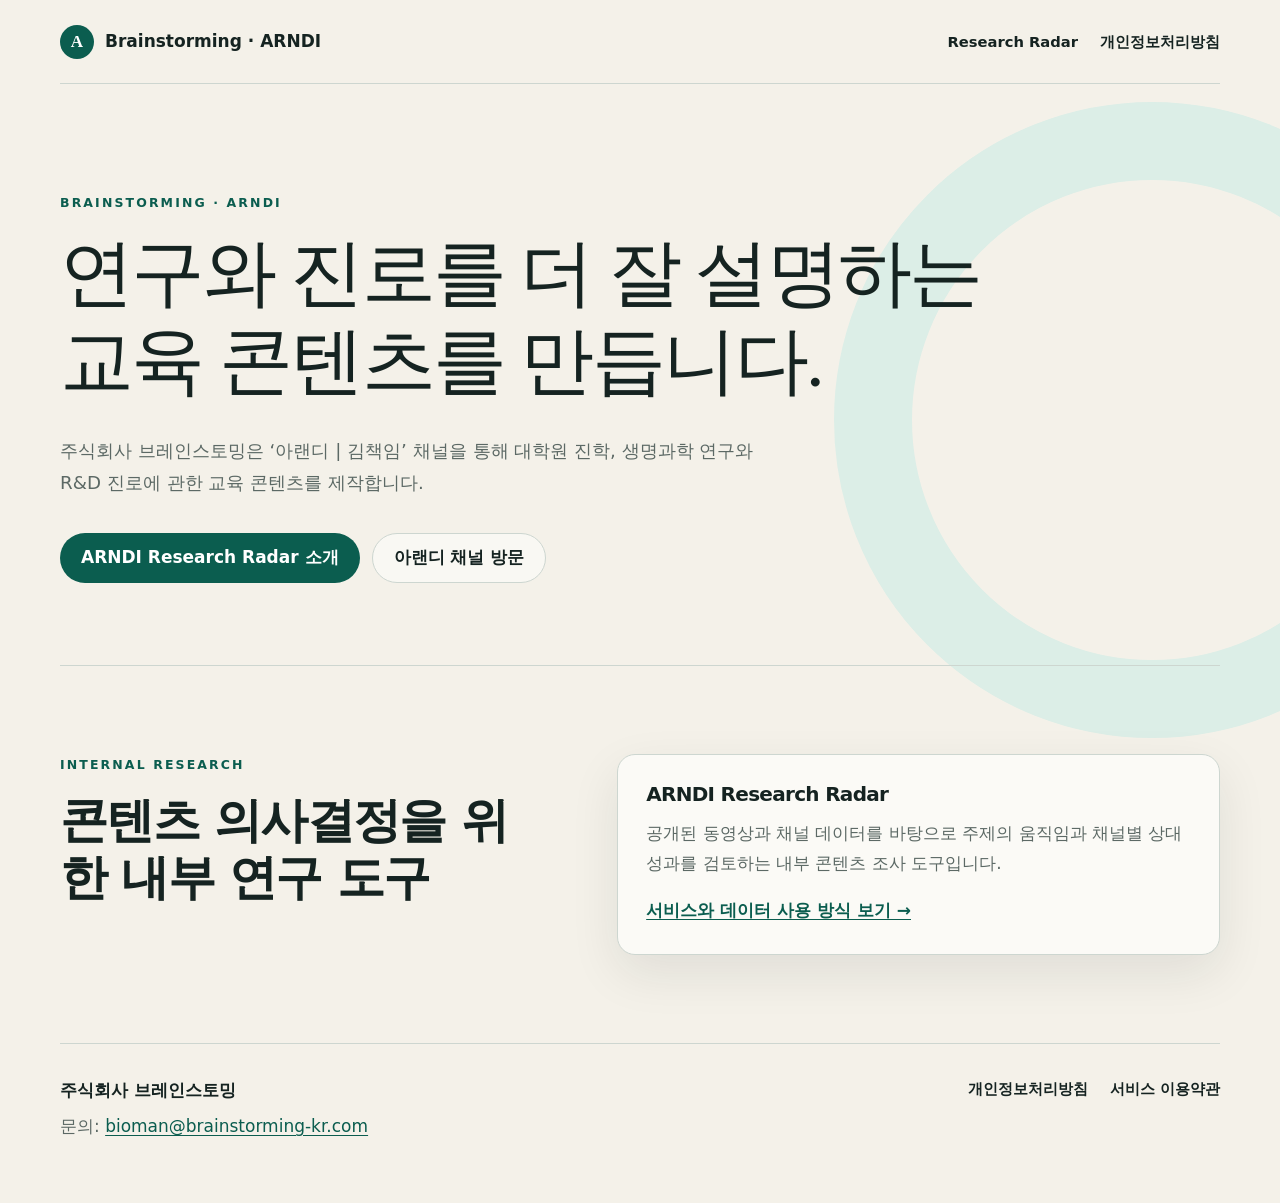
<file: index.html>
<!doctype html>
<html lang="ko">
<head>
  <meta charset="utf-8">
  <meta name="viewport" content="width=device-width, initial-scale=1">
  <meta name="description" content="주식회사 브레인스토밍의 ARNDI 콘텐츠 연구 도구 안내">
  <title>Brainstorming · ARNDI</title>
  <link rel="stylesheet" href="research-radar/styles.css">
</head>
<body>
  <header class="site-header">
    <a class="brand" href="./" aria-label="Brainstorming ARNDI 홈"><span class="brand-mark">A</span><span>Brainstorming · ARNDI</span></a>
    <nav aria-label="주요 메뉴"><a href="research-radar/">Research Radar</a><a href="research-radar/privacy.html">개인정보처리방침</a></nav>
  </header>
  <main>
    <section class="hero compact-hero">
      <p class="eyebrow">BRAINSTORMING · ARNDI</p>
      <h1>연구와 진로를 더 잘 설명하는<br>교육 콘텐츠를 만듭니다.</h1>
      <p class="hero-copy">주식회사 브레인스토밍은 ‘아랜디 | 김책임’ 채널을 통해 대학원 진학, 생명과학 연구와 R&amp;D 진로에 관한 교육 콘텐츠를 제작합니다.</p>
      <div class="hero-actions"><a class="button primary" href="research-radar/">ARNDI Research Radar 소개</a><a class="button secondary" href="https://www.youtube.com/@ARNDI_Kim" target="_blank" rel="noopener">아랜디 채널 방문</a></div>
    </section>
    <section class="section grid-two" aria-labelledby="tools-title">
      <div><p class="eyebrow">INTERNAL RESEARCH</p><h2 id="tools-title">콘텐츠 의사결정을 위한 내부 연구 도구</h2></div>
      <div class="card"><h3>ARNDI Research Radar</h3><p>공개된 동영상과 채널 데이터를 바탕으로 주제의 움직임과 채널별 상대 성과를 검토하는 내부 콘텐츠 조사 도구입니다.</p><a class="text-link" href="research-radar/">서비스와 데이터 사용 방식 보기 →</a></div>
    </section>
  </main>
  <footer>
    <div><strong>주식회사 브레인스토밍</strong><p>문의: <a href="mailto:bioman@brainstorming-kr.com">bioman@brainstorming-kr.com</a></p></div>
    <div class="footer-links"><a href="research-radar/privacy.html">개인정보처리방침</a><a href="research-radar/terms.html">서비스 이용약관</a></div>
  </footer>
</body>
</html>
</file>
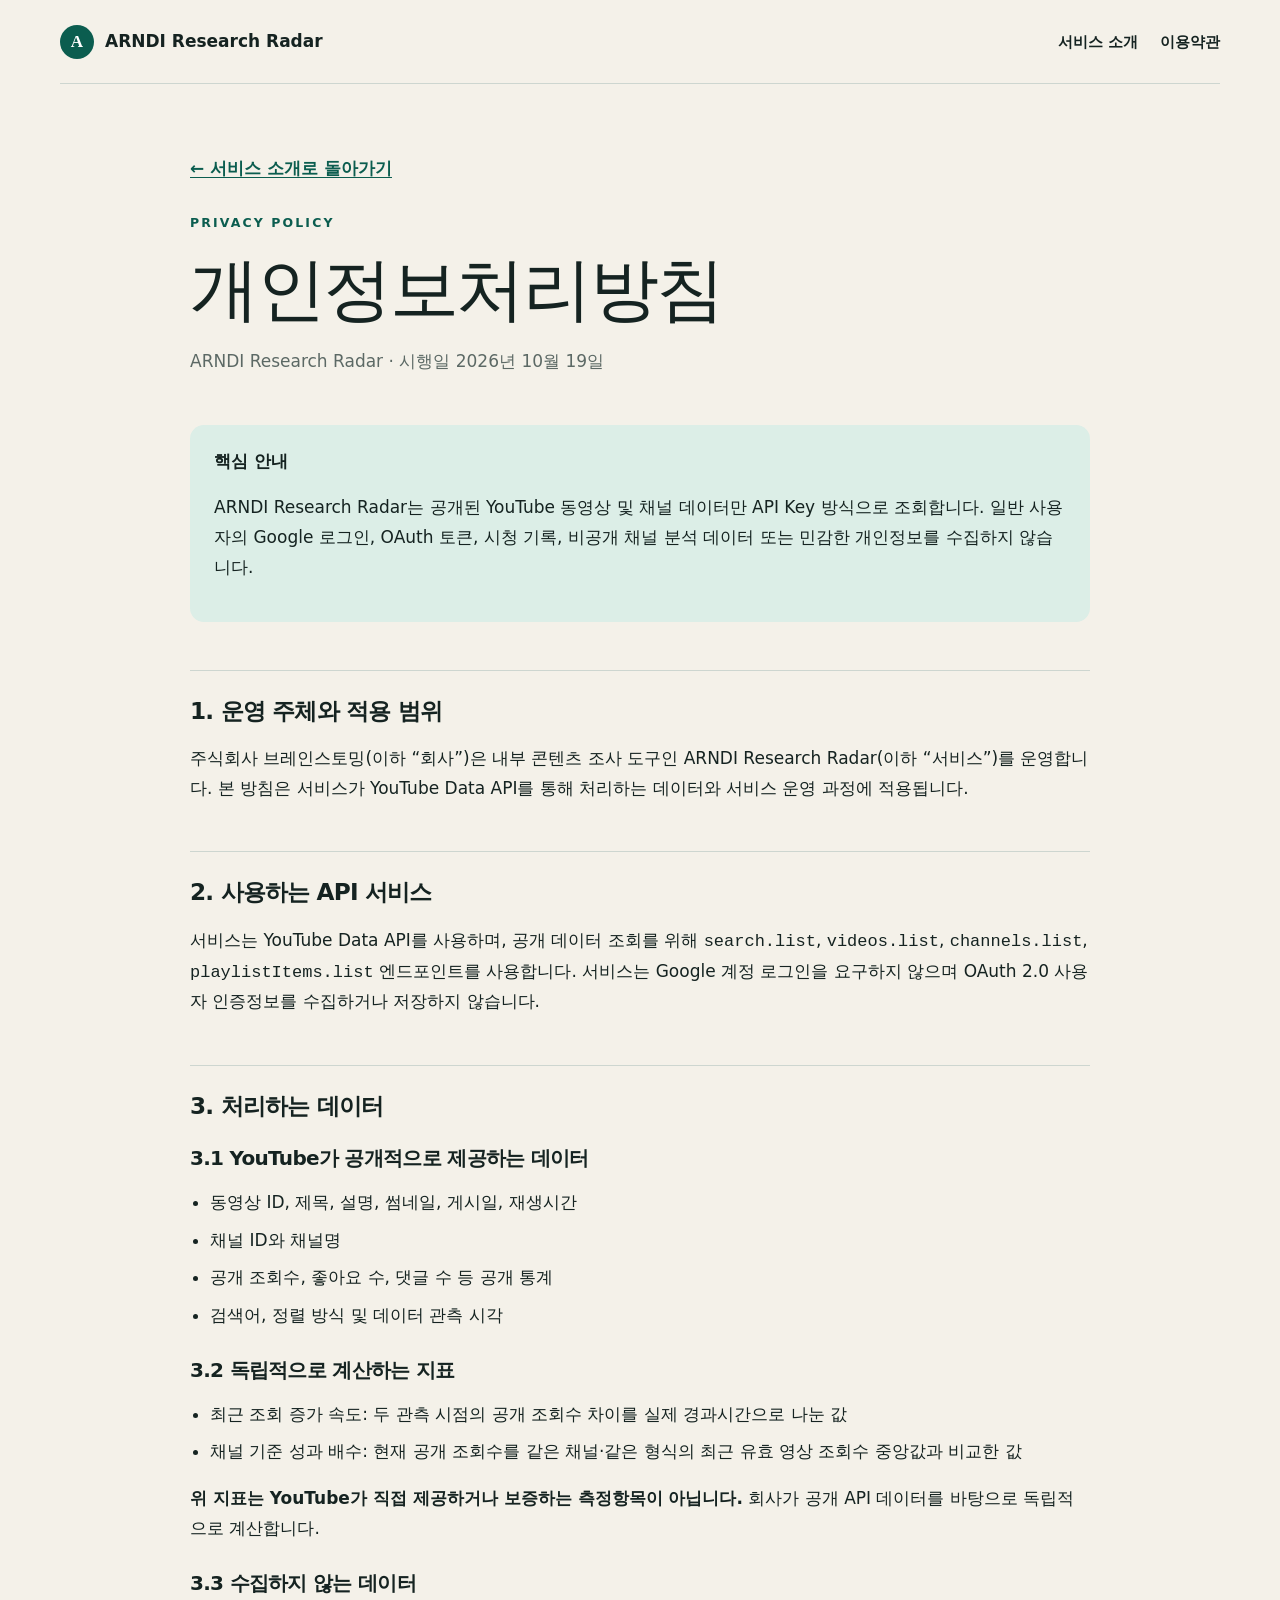
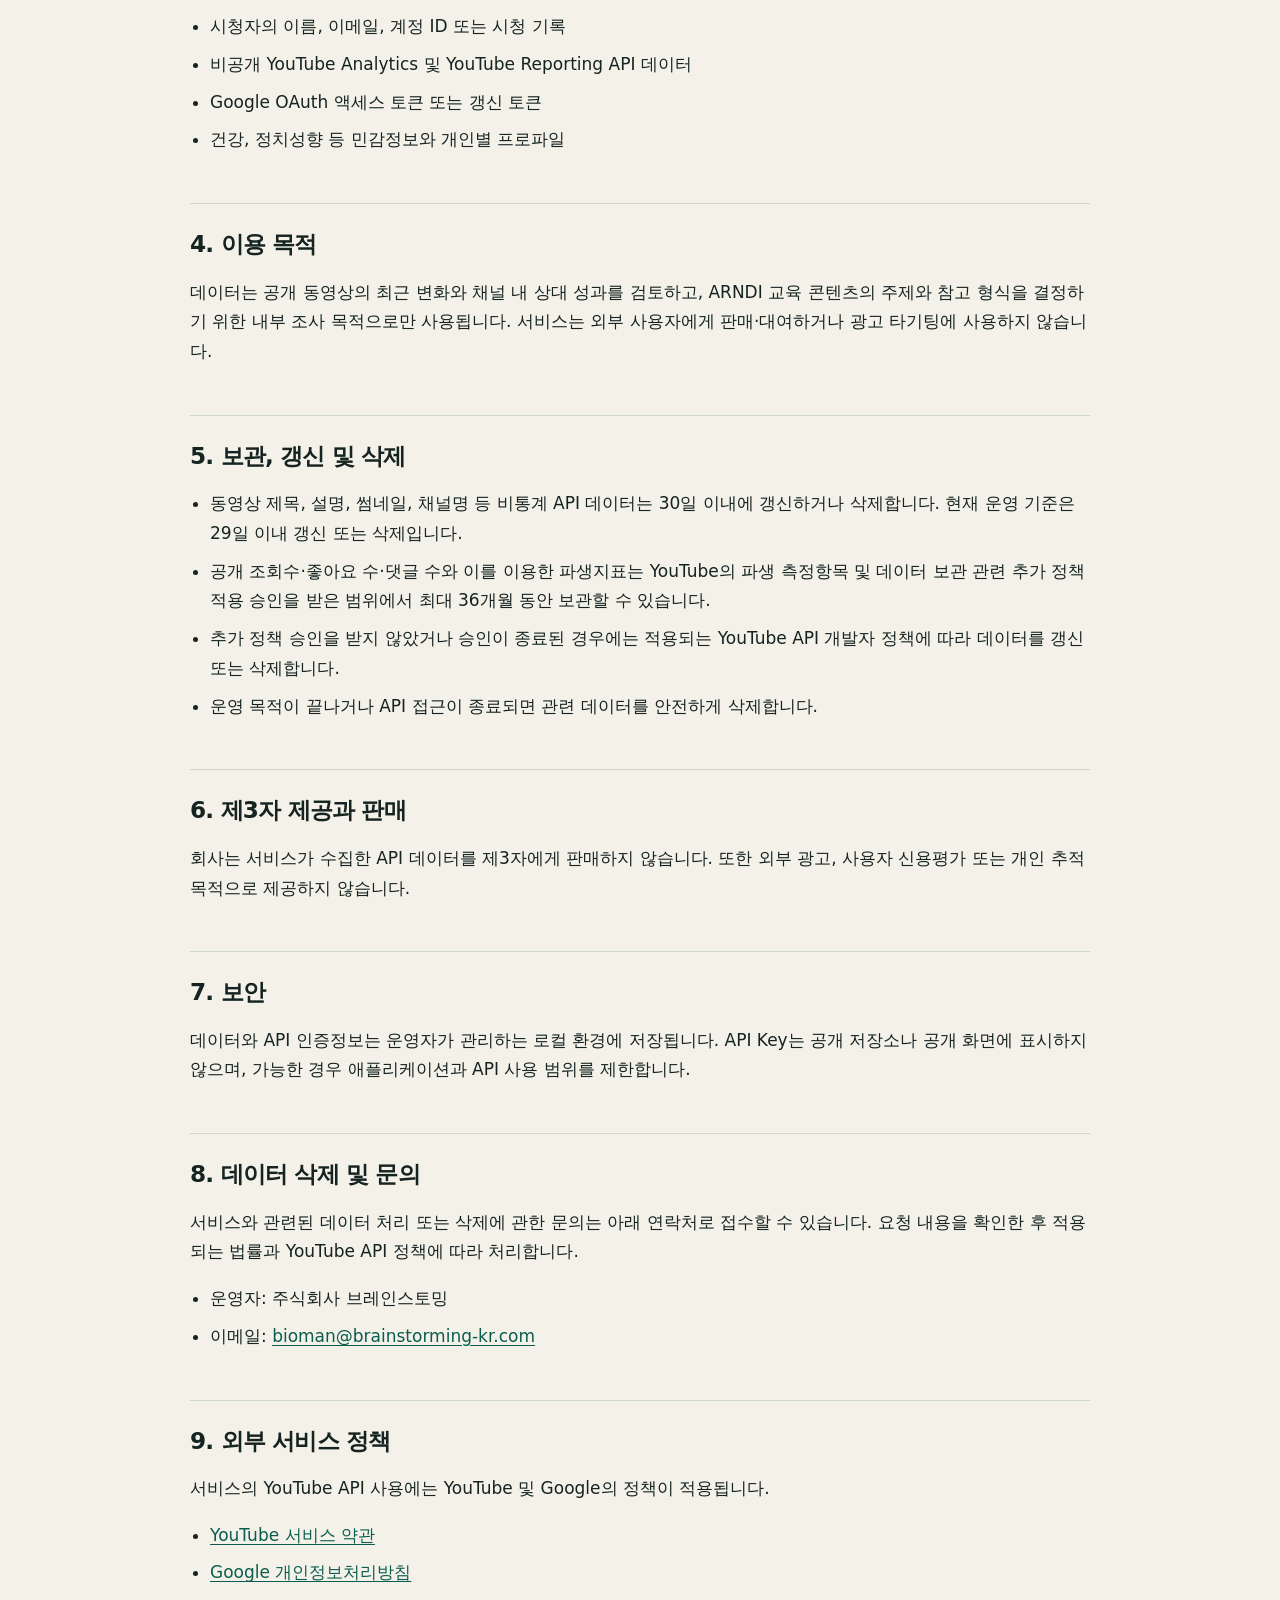
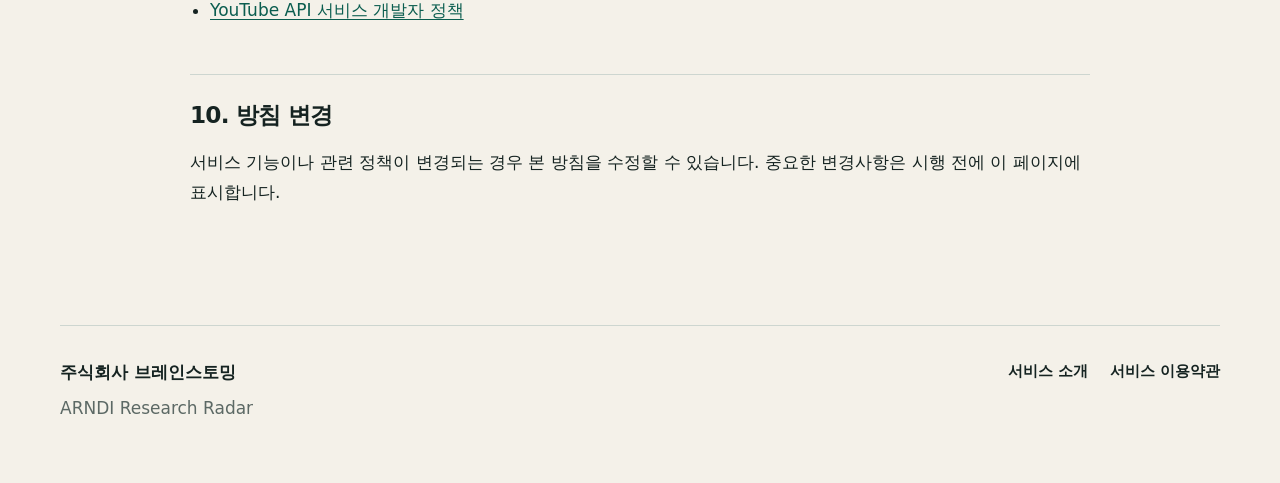
<file: privacy.html>
<!doctype html>
<html lang="ko">
<head>
  <meta charset="utf-8">
  <meta name="viewport" content="width=device-width, initial-scale=1">
  <meta http-equiv="refresh" content="0; url=research-radar/privacy.html">
  <link rel="canonical" href="https://bioman-crypto.github.io/research-radar/privacy.html">
  <title>ARNDI Research Radar 개인정보처리방침</title>
</head>
<body><p><a href="research-radar/privacy.html">ARNDI Research Radar 개인정보처리방침으로 이동</a></p></body>
</html>
</file>
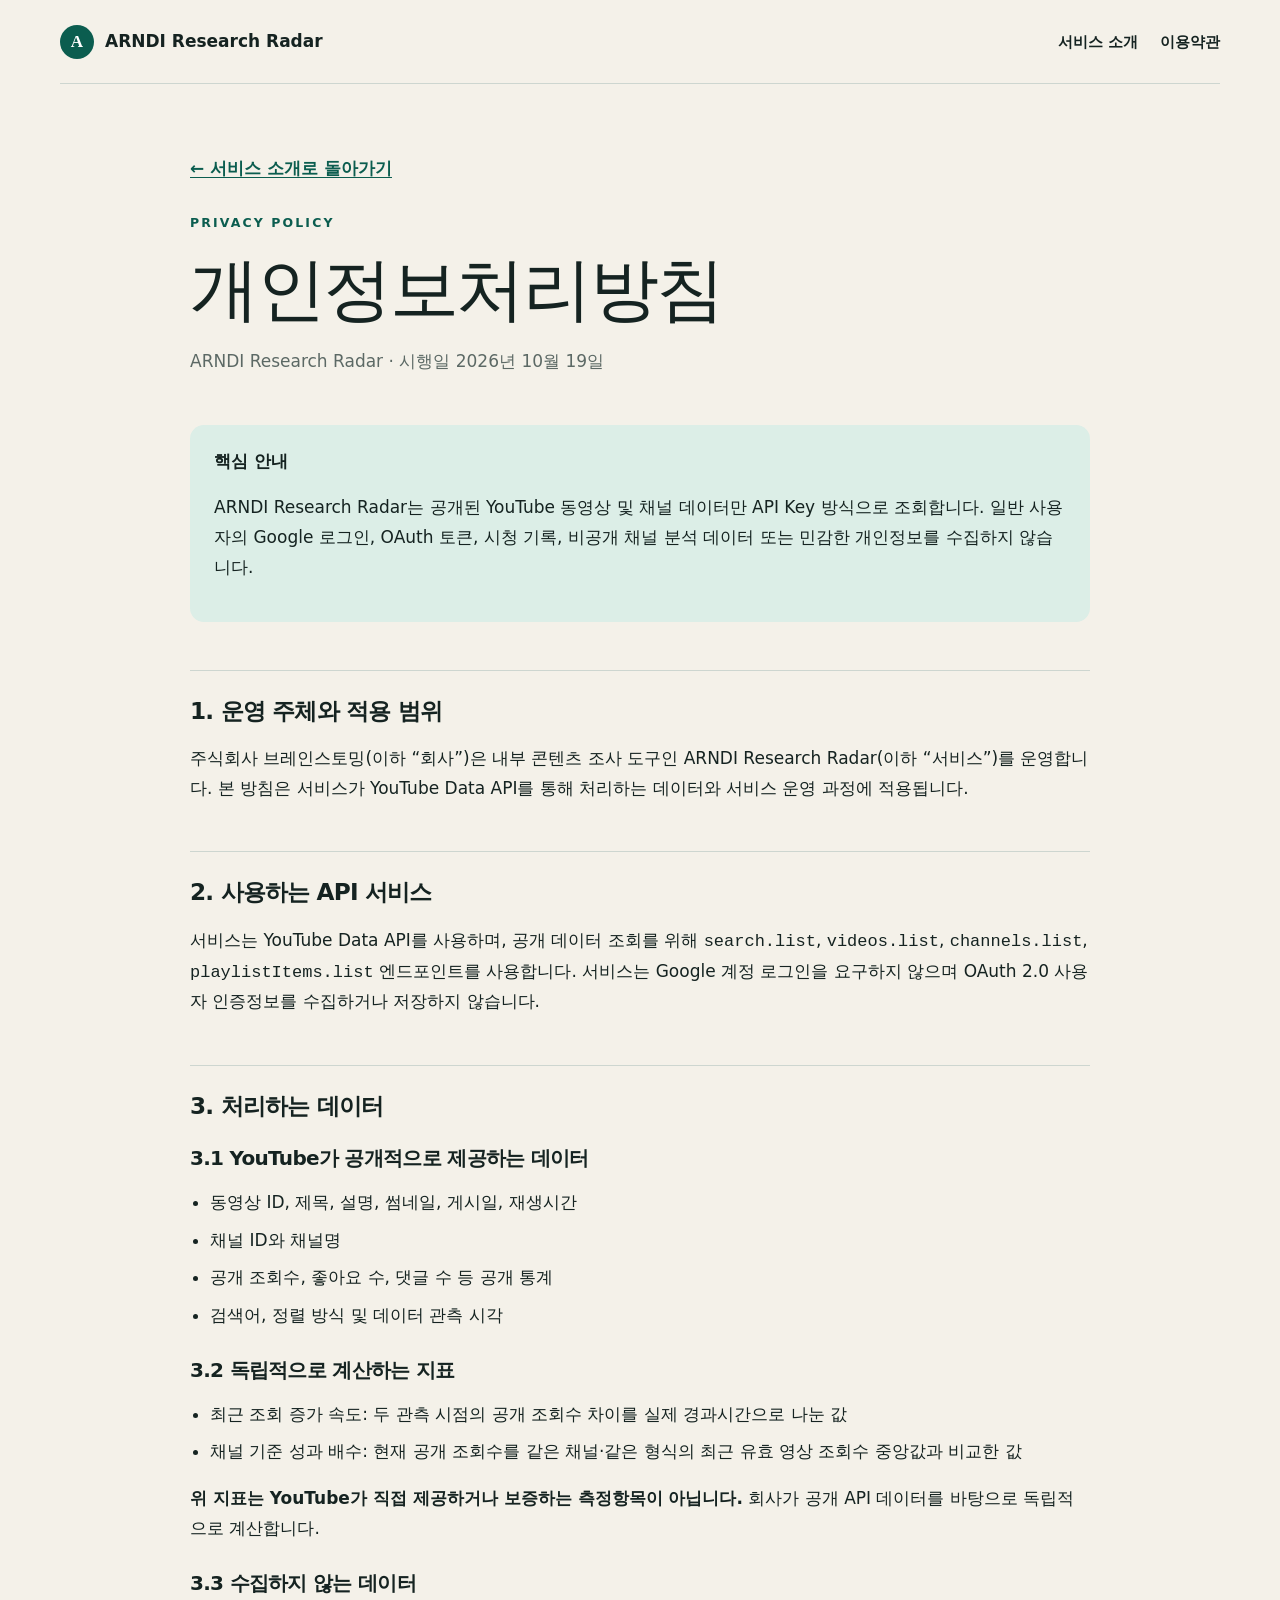
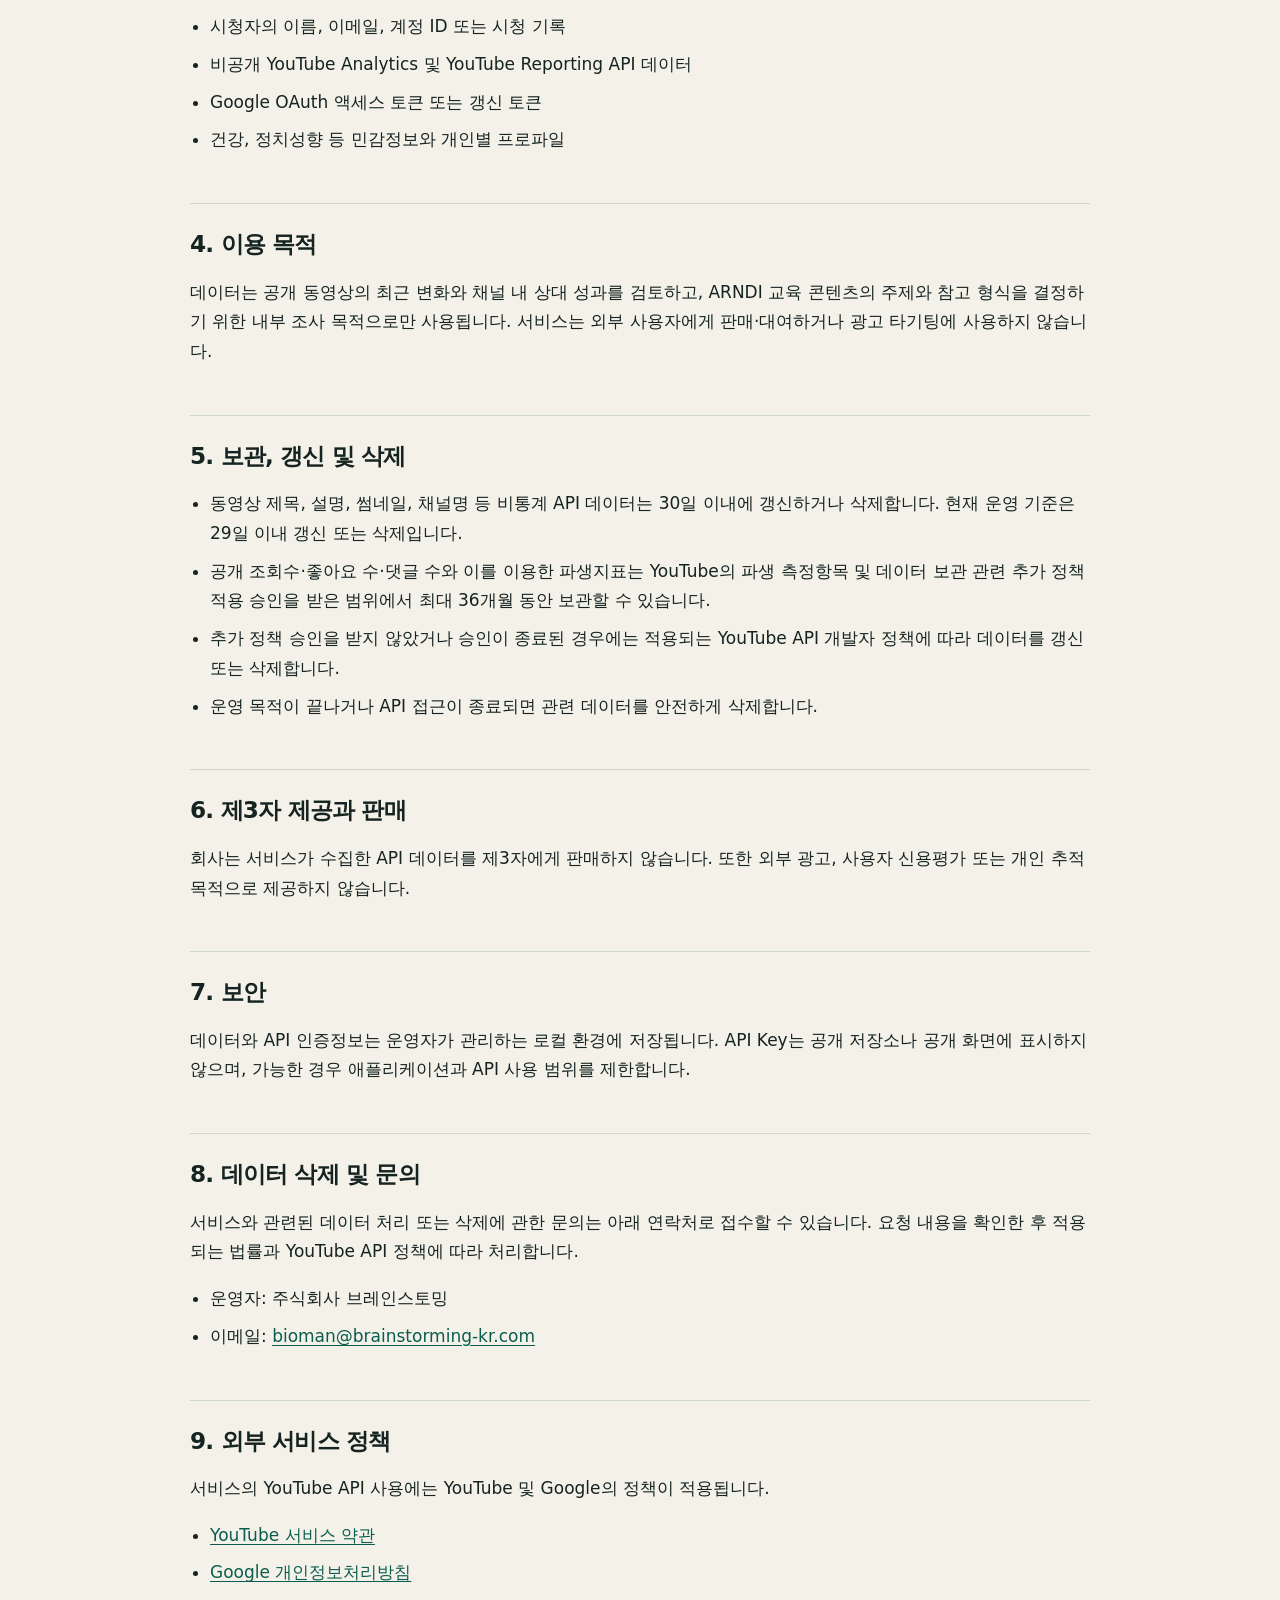
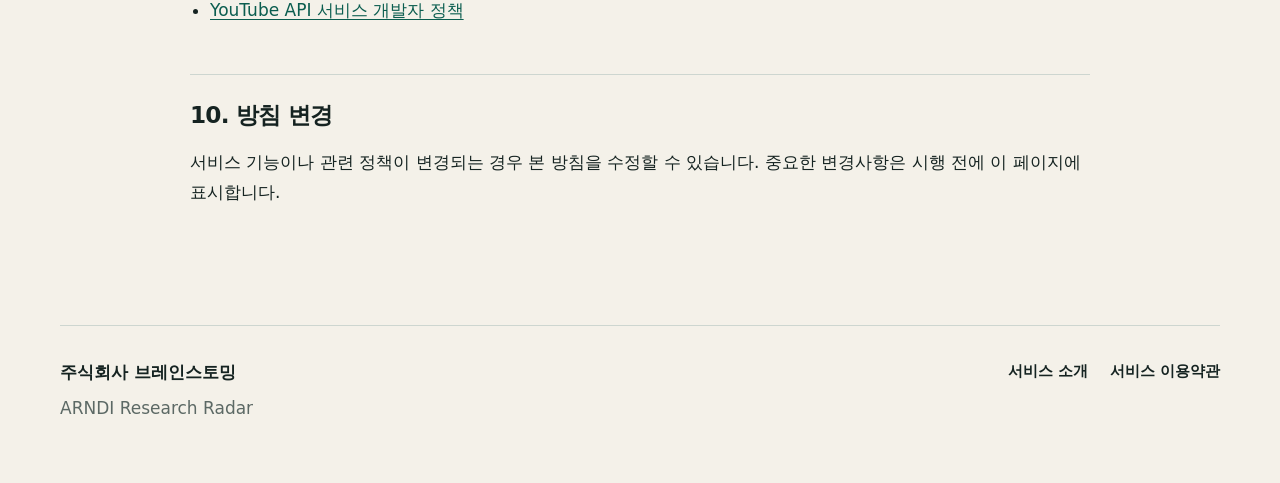
<file: research-radar/privacy.html>
<!doctype html>
<html lang="ko">
<head>
  <meta charset="utf-8">
  <meta name="viewport" content="width=device-width, initial-scale=1">
  <meta name="description" content="ARNDI Research Radar 개인정보처리방침">
  <title>개인정보처리방침 · ARNDI Research Radar</title>
  <link rel="stylesheet" href="styles.css">
</head>
<body>
  <header class="site-header">
    <a class="brand" href="./"><span class="brand-mark">A</span><span>ARNDI Research Radar</span></a>
    <nav aria-label="정책 메뉴"><a href="./">서비스 소개</a><a href="terms.html">이용약관</a></nav>
  </header>
  <main class="legal-wrap">
    <a class="back-link" href="./">← 서비스 소개로 돌아가기</a>
    <p class="eyebrow">PRIVACY POLICY</p>
    <h1>개인정보처리방침</h1>
    <p class="legal-meta">ARNDI Research Radar · 시행일 2026년 10월 19일</p>
    <div class="policy-box"><strong>핵심 안내</strong><p>ARNDI Research Radar는 공개된 YouTube 동영상 및 채널 데이터만 API Key 방식으로 조회합니다. 일반 사용자의 Google 로그인, OAuth 토큰, 시청 기록, 비공개 채널 분석 데이터 또는 민감한 개인정보를 수집하지 않습니다.</p></div>

    <h2>1. 운영 주체와 적용 범위</h2>
    <p>주식회사 브레인스토밍(이하 “회사”)은 내부 콘텐츠 조사 도구인 ARNDI Research Radar(이하 “서비스”)를 운영합니다. 본 방침은 서비스가 YouTube Data API를 통해 처리하는 데이터와 서비스 운영 과정에 적용됩니다.</p>

    <h2>2. 사용하는 API 서비스</h2>
    <p>서비스는 YouTube Data API를 사용하며, 공개 데이터 조회를 위해 <code>search.list</code>, <code>videos.list</code>, <code>channels.list</code>, <code>playlistItems.list</code> 엔드포인트를 사용합니다. 서비스는 Google 계정 로그인을 요구하지 않으며 OAuth 2.0 사용자 인증정보를 수집하거나 저장하지 않습니다.</p>

    <h2>3. 처리하는 데이터</h2>
    <h3>3.1 YouTube가 공개적으로 제공하는 데이터</h3>
    <ul>
      <li>동영상 ID, 제목, 설명, 썸네일, 게시일, 재생시간</li>
      <li>채널 ID와 채널명</li>
      <li>공개 조회수, 좋아요 수, 댓글 수 등 공개 통계</li>
      <li>검색어, 정렬 방식 및 데이터 관측 시각</li>
    </ul>
    <h3>3.2 독립적으로 계산하는 지표</h3>
    <ul>
      <li>최근 조회 증가 속도: 두 관측 시점의 공개 조회수 차이를 실제 경과시간으로 나눈 값</li>
      <li>채널 기준 성과 배수: 현재 공개 조회수를 같은 채널·같은 형식의 최근 유효 영상 조회수 중앙값과 비교한 값</li>
    </ul>
    <p><strong>위 지표는 YouTube가 직접 제공하거나 보증하는 측정항목이 아닙니다.</strong> 회사가 공개 API 데이터를 바탕으로 독립적으로 계산합니다.</p>
    <h3>3.3 수집하지 않는 데이터</h3>
    <ul>
      <li>시청자의 이름, 이메일, 계정 ID 또는 시청 기록</li>
      <li>비공개 YouTube Analytics 및 YouTube Reporting API 데이터</li>
      <li>Google OAuth 액세스 토큰 또는 갱신 토큰</li>
      <li>건강, 정치성향 등 민감정보와 개인별 프로파일</li>
    </ul>

    <h2>4. 이용 목적</h2>
    <p>데이터는 공개 동영상의 최근 변화와 채널 내 상대 성과를 검토하고, ARNDI 교육 콘텐츠의 주제와 참고 형식을 결정하기 위한 내부 조사 목적으로만 사용됩니다. 서비스는 외부 사용자에게 판매·대여하거나 광고 타기팅에 사용하지 않습니다.</p>

    <h2>5. 보관, 갱신 및 삭제</h2>
    <ul>
      <li>동영상 제목, 설명, 썸네일, 채널명 등 비통계 API 데이터는 30일 이내에 갱신하거나 삭제합니다. 현재 운영 기준은 29일 이내 갱신 또는 삭제입니다.</li>
      <li>공개 조회수·좋아요 수·댓글 수와 이를 이용한 파생지표는 YouTube의 파생 측정항목 및 데이터 보관 관련 추가 정책 적용 승인을 받은 범위에서 최대 36개월 동안 보관할 수 있습니다.</li>
      <li>추가 정책 승인을 받지 않았거나 승인이 종료된 경우에는 적용되는 YouTube API 개발자 정책에 따라 데이터를 갱신 또는 삭제합니다.</li>
      <li>운영 목적이 끝나거나 API 접근이 종료되면 관련 데이터를 안전하게 삭제합니다.</li>
    </ul>

    <h2>6. 제3자 제공과 판매</h2>
    <p>회사는 서비스가 수집한 API 데이터를 제3자에게 판매하지 않습니다. 또한 외부 광고, 사용자 신용평가 또는 개인 추적 목적으로 제공하지 않습니다.</p>

    <h2>7. 보안</h2>
    <p>데이터와 API 인증정보는 운영자가 관리하는 로컬 환경에 저장됩니다. API Key는 공개 저장소나 공개 화면에 표시하지 않으며, 가능한 경우 애플리케이션과 API 사용 범위를 제한합니다.</p>

    <h2>8. 데이터 삭제 및 문의</h2>
    <p>서비스와 관련된 데이터 처리 또는 삭제에 관한 문의는 아래 연락처로 접수할 수 있습니다. 요청 내용을 확인한 후 적용되는 법률과 YouTube API 정책에 따라 처리합니다.</p>
    <ul><li>운영자: 주식회사 브레인스토밍</li><li>이메일: <a href="mailto:bioman@brainstorming-kr.com">bioman@brainstorming-kr.com</a></li></ul>

    <h2>9. 외부 서비스 정책</h2>
    <p>서비스의 YouTube API 사용에는 YouTube 및 Google의 정책이 적용됩니다.</p>
    <ul>
      <li><a href="https://www.youtube.com/t/terms" target="_blank" rel="noopener">YouTube 서비스 약관</a></li>
      <li><a href="https://policies.google.com/privacy?hl=ko" target="_blank" rel="noopener">Google 개인정보처리방침</a></li>
      <li><a href="https://developers.google.com/youtube/terms/developer-policies?hl=ko" target="_blank" rel="noopener">YouTube API 서비스 개발자 정책</a></li>
    </ul>

    <h2>10. 방침 변경</h2>
    <p>서비스 기능이나 관련 정책이 변경되는 경우 본 방침을 수정할 수 있습니다. 중요한 변경사항은 시행 전에 이 페이지에 표시합니다.</p>
  </main>
  <footer><div><strong>주식회사 브레인스토밍</strong><p>ARNDI Research Radar</p></div><div class="footer-links"><a href="./">서비스 소개</a><a href="terms.html">서비스 이용약관</a></div></footer>
</body>
</html>
</file>
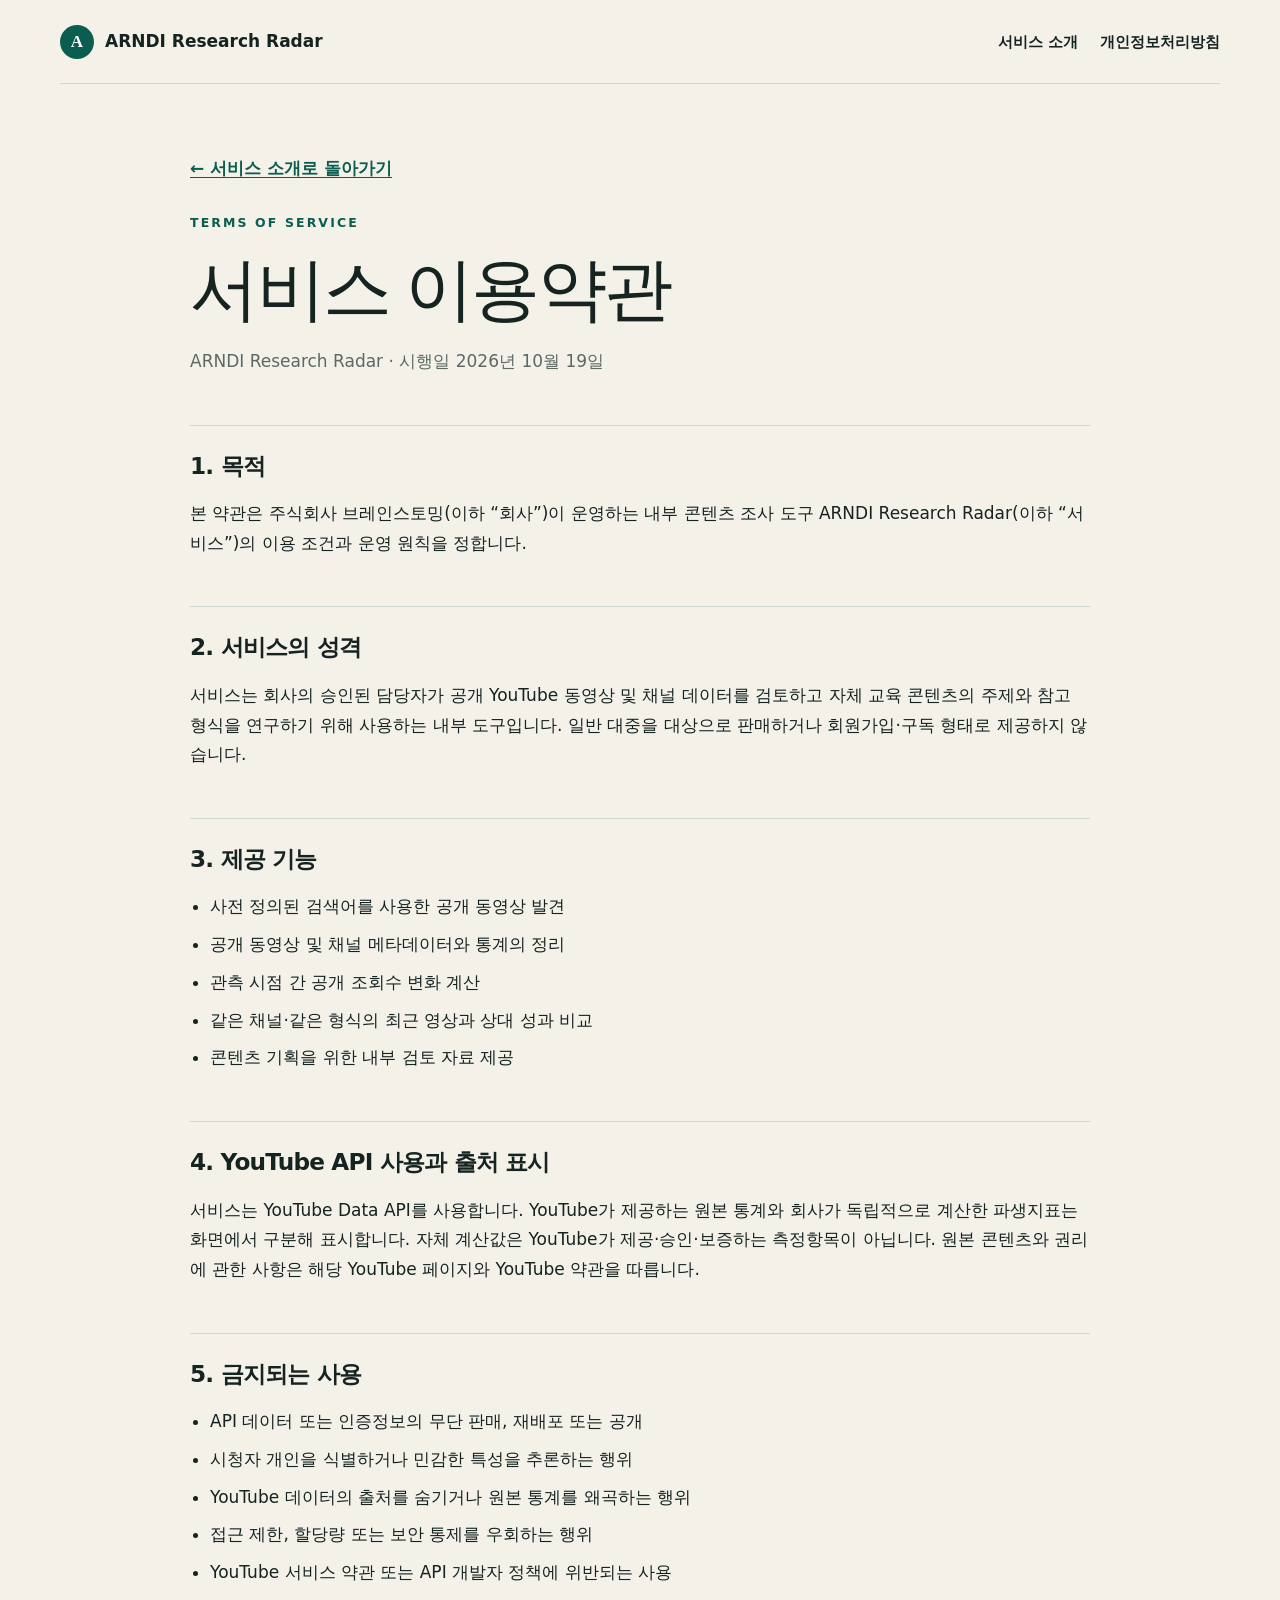
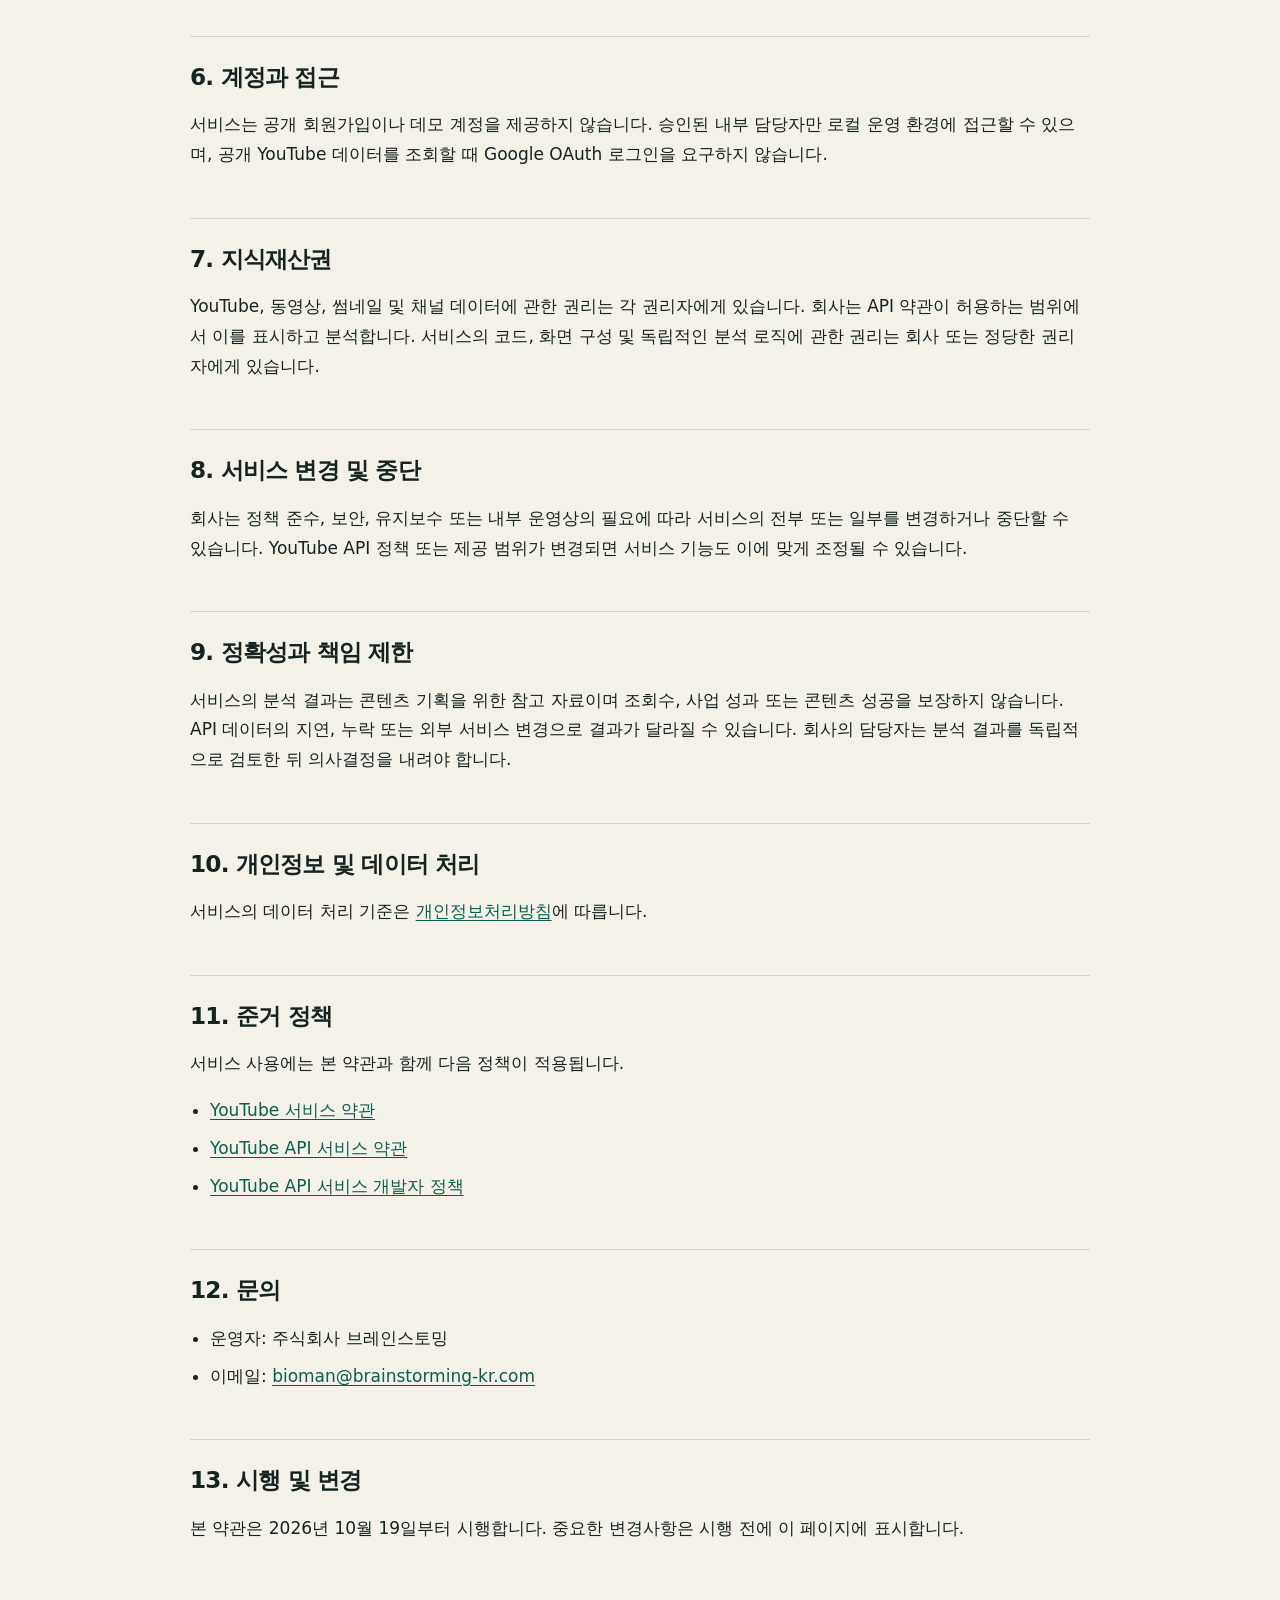
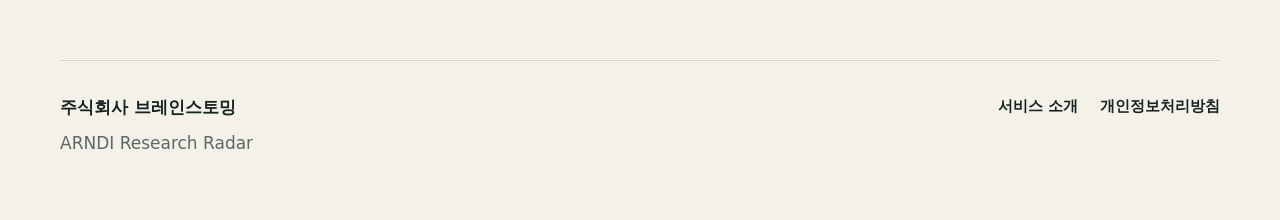
<file: research-radar/terms.html>
<!doctype html>
<html lang="ko">
<head>
  <meta charset="utf-8">
  <meta name="viewport" content="width=device-width, initial-scale=1">
  <meta name="description" content="ARNDI Research Radar 서비스 이용약관">
  <title>서비스 이용약관 · ARNDI Research Radar</title>
  <link rel="stylesheet" href="styles.css">
</head>
<body>
  <header class="site-header">
    <a class="brand" href="./"><span class="brand-mark">A</span><span>ARNDI Research Radar</span></a>
    <nav aria-label="정책 메뉴"><a href="./">서비스 소개</a><a href="privacy.html">개인정보처리방침</a></nav>
  </header>
  <main class="legal-wrap">
    <a class="back-link" href="./">← 서비스 소개로 돌아가기</a>
    <p class="eyebrow">TERMS OF SERVICE</p>
    <h1>서비스 이용약관</h1>
    <p class="legal-meta">ARNDI Research Radar · 시행일 2026년 10월 19일</p>

    <h2>1. 목적</h2>
    <p>본 약관은 주식회사 브레인스토밍(이하 “회사”)이 운영하는 내부 콘텐츠 조사 도구 ARNDI Research Radar(이하 “서비스”)의 이용 조건과 운영 원칙을 정합니다.</p>

    <h2>2. 서비스의 성격</h2>
    <p>서비스는 회사의 승인된 담당자가 공개 YouTube 동영상 및 채널 데이터를 검토하고 자체 교육 콘텐츠의 주제와 참고 형식을 연구하기 위해 사용하는 내부 도구입니다. 일반 대중을 대상으로 판매하거나 회원가입·구독 형태로 제공하지 않습니다.</p>

    <h2>3. 제공 기능</h2>
    <ul>
      <li>사전 정의된 검색어를 사용한 공개 동영상 발견</li>
      <li>공개 동영상 및 채널 메타데이터와 통계의 정리</li>
      <li>관측 시점 간 공개 조회수 변화 계산</li>
      <li>같은 채널·같은 형식의 최근 영상과 상대 성과 비교</li>
      <li>콘텐츠 기획을 위한 내부 검토 자료 제공</li>
    </ul>

    <h2>4. YouTube API 사용과 출처 표시</h2>
    <p>서비스는 YouTube Data API를 사용합니다. YouTube가 제공하는 원본 통계와 회사가 독립적으로 계산한 파생지표는 화면에서 구분해 표시합니다. 자체 계산값은 YouTube가 제공·승인·보증하는 측정항목이 아닙니다. 원본 콘텐츠와 권리에 관한 사항은 해당 YouTube 페이지와 YouTube 약관을 따릅니다.</p>

    <h2>5. 금지되는 사용</h2>
    <ul>
      <li>API 데이터 또는 인증정보의 무단 판매, 재배포 또는 공개</li>
      <li>시청자 개인을 식별하거나 민감한 특성을 추론하는 행위</li>
      <li>YouTube 데이터의 출처를 숨기거나 원본 통계를 왜곡하는 행위</li>
      <li>접근 제한, 할당량 또는 보안 통제를 우회하는 행위</li>
      <li>YouTube 서비스 약관 또는 API 개발자 정책에 위반되는 사용</li>
    </ul>

    <h2>6. 계정과 접근</h2>
    <p>서비스는 공개 회원가입이나 데모 계정을 제공하지 않습니다. 승인된 내부 담당자만 로컬 운영 환경에 접근할 수 있으며, 공개 YouTube 데이터를 조회할 때 Google OAuth 로그인을 요구하지 않습니다.</p>

    <h2>7. 지식재산권</h2>
    <p>YouTube, 동영상, 썸네일 및 채널 데이터에 관한 권리는 각 권리자에게 있습니다. 회사는 API 약관이 허용하는 범위에서 이를 표시하고 분석합니다. 서비스의 코드, 화면 구성 및 독립적인 분석 로직에 관한 권리는 회사 또는 정당한 권리자에게 있습니다.</p>

    <h2>8. 서비스 변경 및 중단</h2>
    <p>회사는 정책 준수, 보안, 유지보수 또는 내부 운영상의 필요에 따라 서비스의 전부 또는 일부를 변경하거나 중단할 수 있습니다. YouTube API 정책 또는 제공 범위가 변경되면 서비스 기능도 이에 맞게 조정될 수 있습니다.</p>

    <h2>9. 정확성과 책임 제한</h2>
    <p>서비스의 분석 결과는 콘텐츠 기획을 위한 참고 자료이며 조회수, 사업 성과 또는 콘텐츠 성공을 보장하지 않습니다. API 데이터의 지연, 누락 또는 외부 서비스 변경으로 결과가 달라질 수 있습니다. 회사의 담당자는 분석 결과를 독립적으로 검토한 뒤 의사결정을 내려야 합니다.</p>

    <h2>10. 개인정보 및 데이터 처리</h2>
    <p>서비스의 데이터 처리 기준은 <a href="privacy.html">개인정보처리방침</a>에 따릅니다.</p>

    <h2>11. 준거 정책</h2>
    <p>서비스 사용에는 본 약관과 함께 다음 정책이 적용됩니다.</p>
    <ul>
      <li><a href="https://www.youtube.com/t/terms" target="_blank" rel="noopener">YouTube 서비스 약관</a></li>
      <li><a href="https://developers.google.com/youtube/terms/api-services-terms-of-service" target="_blank" rel="noopener">YouTube API 서비스 약관</a></li>
      <li><a href="https://developers.google.com/youtube/terms/developer-policies?hl=ko" target="_blank" rel="noopener">YouTube API 서비스 개발자 정책</a></li>
    </ul>

    <h2>12. 문의</h2>
    <ul><li>운영자: 주식회사 브레인스토밍</li><li>이메일: <a href="mailto:bioman@brainstorming-kr.com">bioman@brainstorming-kr.com</a></li></ul>

    <h2>13. 시행 및 변경</h2>
    <p>본 약관은 2026년 10월 19일부터 시행합니다. 중요한 변경사항은 시행 전에 이 페이지에 표시합니다.</p>
  </main>
  <footer><div><strong>주식회사 브레인스토밍</strong><p>ARNDI Research Radar</p></div><div class="footer-links"><a href="./">서비스 소개</a><a href="privacy.html">개인정보처리방침</a></div></footer>
</body>
</html>
</file>
<file: research-radar/styles.css>
:root { --paper:#f4f1e9; --ink:#152321; --muted:#5c6965; --line:#cdd6d0; --panel:#fbfaf6; --green:#0b5d4f; --green-dark:#073f37; --mint:#dceee7; --coral:#ee6f51; --shadow:0 18px 50px rgba(21,35,33,.09); }
* { box-sizing:border-box; }
html { scroll-behavior:smooth; }
body { margin:0; background:var(--paper); color:var(--ink); font-family:Pretendard,"Noto Sans KR","Apple SD Gothic Neo","Malgun Gothic",system-ui,sans-serif; font-size:17px; line-height:1.75; }
a { color:var(--green); text-underline-offset:3px; }
a:focus-visible { outline:3px solid var(--coral); outline-offset:4px; }
.site-header, footer { width:min(1160px,calc(100% - 40px)); margin:0 auto; display:flex; align-items:center; justify-content:space-between; gap:24px; }
.site-header { min-height:84px; border-bottom:1px solid var(--line); }
.brand { display:inline-flex; align-items:center; gap:11px; color:var(--ink); font-weight:800; text-decoration:none; }
.brand-mark { display:grid; place-items:center; width:34px; height:34px; border-radius:50%; background:var(--green); color:white; font-family:Georgia,serif; }
nav,.footer-links { display:flex; flex-wrap:wrap; gap:22px; }
nav a,.footer-links a { color:var(--ink); font-size:.92rem; font-weight:700; text-decoration:none; }
main { overflow:hidden; }
.hero,.section,.legal-wrap { width:min(1160px,calc(100% - 40px)); margin:0 auto; }
.hero { padding:108px 0 96px; position:relative; }
.hero::after { content:""; position:absolute; width:480px; height:480px; right:-250px; top:18px; border:78px solid var(--mint); border-radius:50%; z-index:-1; }
.compact-hero { padding-bottom:82px; }
.eyebrow { margin:0 0 16px; color:var(--green); font-weight:900; font-size:.78rem; letter-spacing:.17em; }
h1,h2,h3 { line-height:1.18; letter-spacing:-.035em; }
h1 { max-width:960px; margin:0; font-family:Georgia,"Noto Serif KR",serif; font-size:clamp(2.7rem,6vw,4.65rem); font-weight:500; }
h2 { margin:0 0 20px; font-size:clamp(1.8rem,4vw,3rem); }
h3 { margin:0 0 12px; font-size:1.25rem; }
.hero-copy { max-width:720px; margin:30px 0 0; color:var(--muted); font-size:1.14rem; }
.hero-actions { display:flex; flex-wrap:wrap; gap:12px; margin-top:34px; }
.hero-source { display:flex; align-items:center; gap:14px; width:fit-content; margin-top:34px; padding:12px 16px; background:rgba(255,255,255,.72); border:1px solid var(--line); border-radius:12px; }
.hero-source span { color:var(--muted); font-size:.82rem; font-weight:700; }
.hero-source img { display:block; width:142px; height:auto; }
.button { display:inline-flex; align-items:center; min-height:50px; padding:0 21px; border-radius:999px; font-weight:800; text-decoration:none; }
.button.primary { background:var(--green); color:#fff; }
.button.secondary { border:1px solid var(--line); background:rgba(255,255,255,.45); color:var(--ink); }
.section { padding:88px 0; border-top:1px solid var(--line); }
.grid-two { display:grid; grid-template-columns:.86fr 1.14fr; gap:clamp(36px,8vw,110px); align-items:start; }
.card-grid { display:grid; grid-template-columns:repeat(3,1fr); gap:16px; }
.card { padding:28px; background:var(--panel); border:1px solid var(--line); border-radius:18px; box-shadow:var(--shadow); }
.card p { margin:0 0 18px; color:var(--muted); }
.number { display:inline-block; margin-bottom:30px; color:var(--coral); font-family:Georgia,serif; font-size:2.2rem; }
.text-link { font-weight:800; }
.metric-table { width:100%; border-collapse:collapse; background:var(--panel); border-radius:16px; overflow:hidden; box-shadow:var(--shadow); }
.metric-table th,.metric-table td { padding:18px 20px; border-bottom:1px solid var(--line); text-align:left; vertical-align:top; }
.metric-table th { width:31%; color:var(--green-dark); }
.metric-table tr:last-child th,.metric-table tr:last-child td { border-bottom:0; }
.disclosure { margin-top:18px; padding:18px 20px; border-left:5px solid var(--coral); background:#fff8f4; }
.youtube-attribution { display:flex; flex-wrap:wrap; align-items:center; justify-content:space-between; gap:22px; padding:26px; background:#fff; border:1px solid var(--line); border-radius:18px; }
.youtube-attribution img { display:block; width:185px; max-width:100%; height:auto; }
.youtube-attribution p { max-width:660px; margin:0; color:var(--muted); }
.legal-wrap { max-width:900px; padding:70px 0 100px; }
.legal-wrap h1 { font-size:clamp(2.3rem,6vw,4.3rem); }
.legal-meta { margin:16px 0 48px; color:var(--muted); }
.legal-wrap h2 { margin-top:48px; padding-top:26px; border-top:1px solid var(--line); font-size:1.45rem; }
.legal-wrap h3 { margin-top:28px; }
.legal-wrap ul { padding-left:1.25rem; }
.legal-wrap li { margin-bottom:8px; }
.policy-box { margin:24px 0; padding:22px 24px; background:var(--mint); border-radius:14px; }
.back-link { display:inline-block; margin-bottom:28px; font-weight:800; }
footer { min-height:160px; padding:32px 0; border-top:1px solid var(--line); align-items:flex-start; }
footer p { margin:6px 0 0; color:var(--muted); }
@media (max-width:760px) { body{font-size:16px}.site-header{align-items:flex-start;flex-direction:column;padding:18px 0}nav{gap:14px}.hero{padding:74px 0 66px}.hero-source{align-items:flex-start;flex-direction:column}.grid-two,.card-grid{grid-template-columns:1fr}.section{padding:64px 0}.metric-table th,.metric-table td{display:block;width:100%}.metric-table th{padding-bottom:4px;border-bottom:0}.metric-table td{padding-top:4px}footer{flex-direction:column} }
@media print { body{background:white;font-size:11pt}.site-header,footer,.back-link{display:none}.legal-wrap{width:100%;max-width:none;padding:0}.legal-wrap h1{font-size:28pt}.legal-wrap h2{break-after:avoid}a{color:#000;text-decoration:none}a[href]::after{content:" (" attr(href) ")";font-size:8pt;overflow-wrap:anywhere} }
</file>
